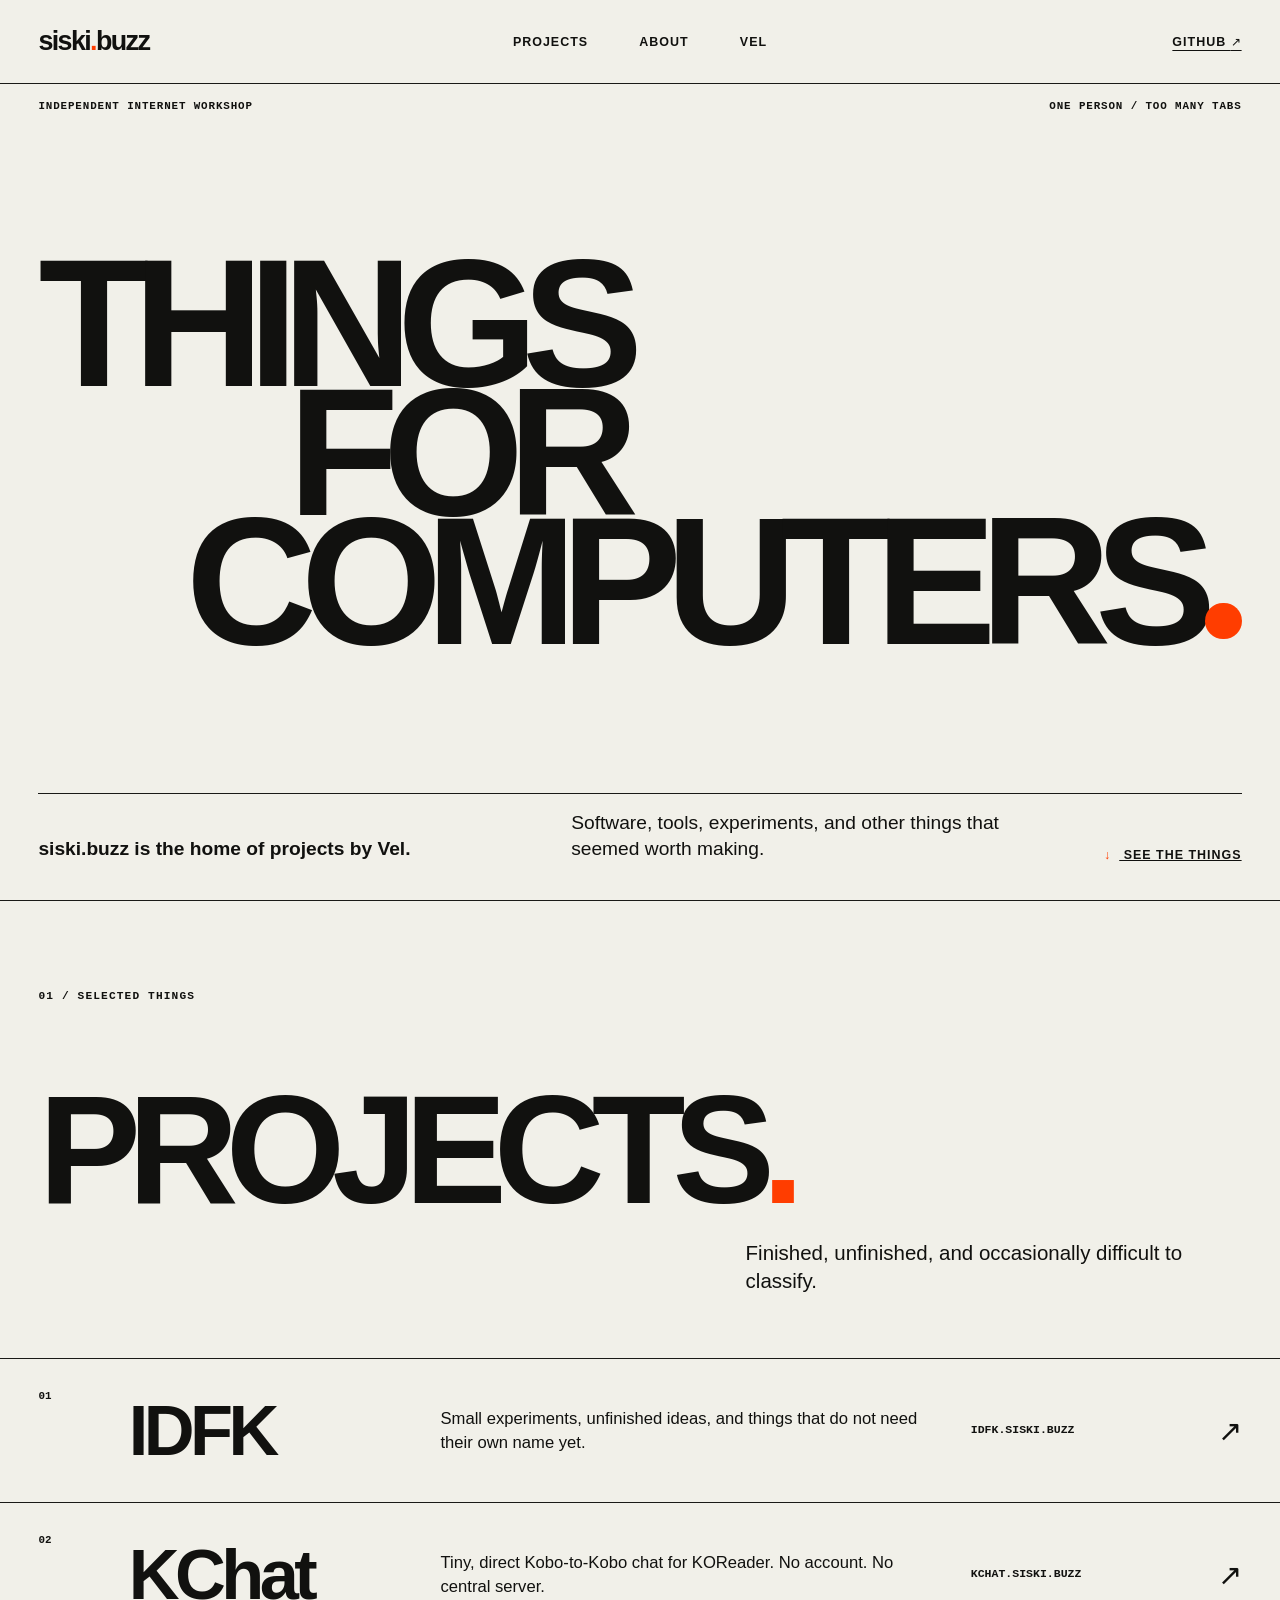
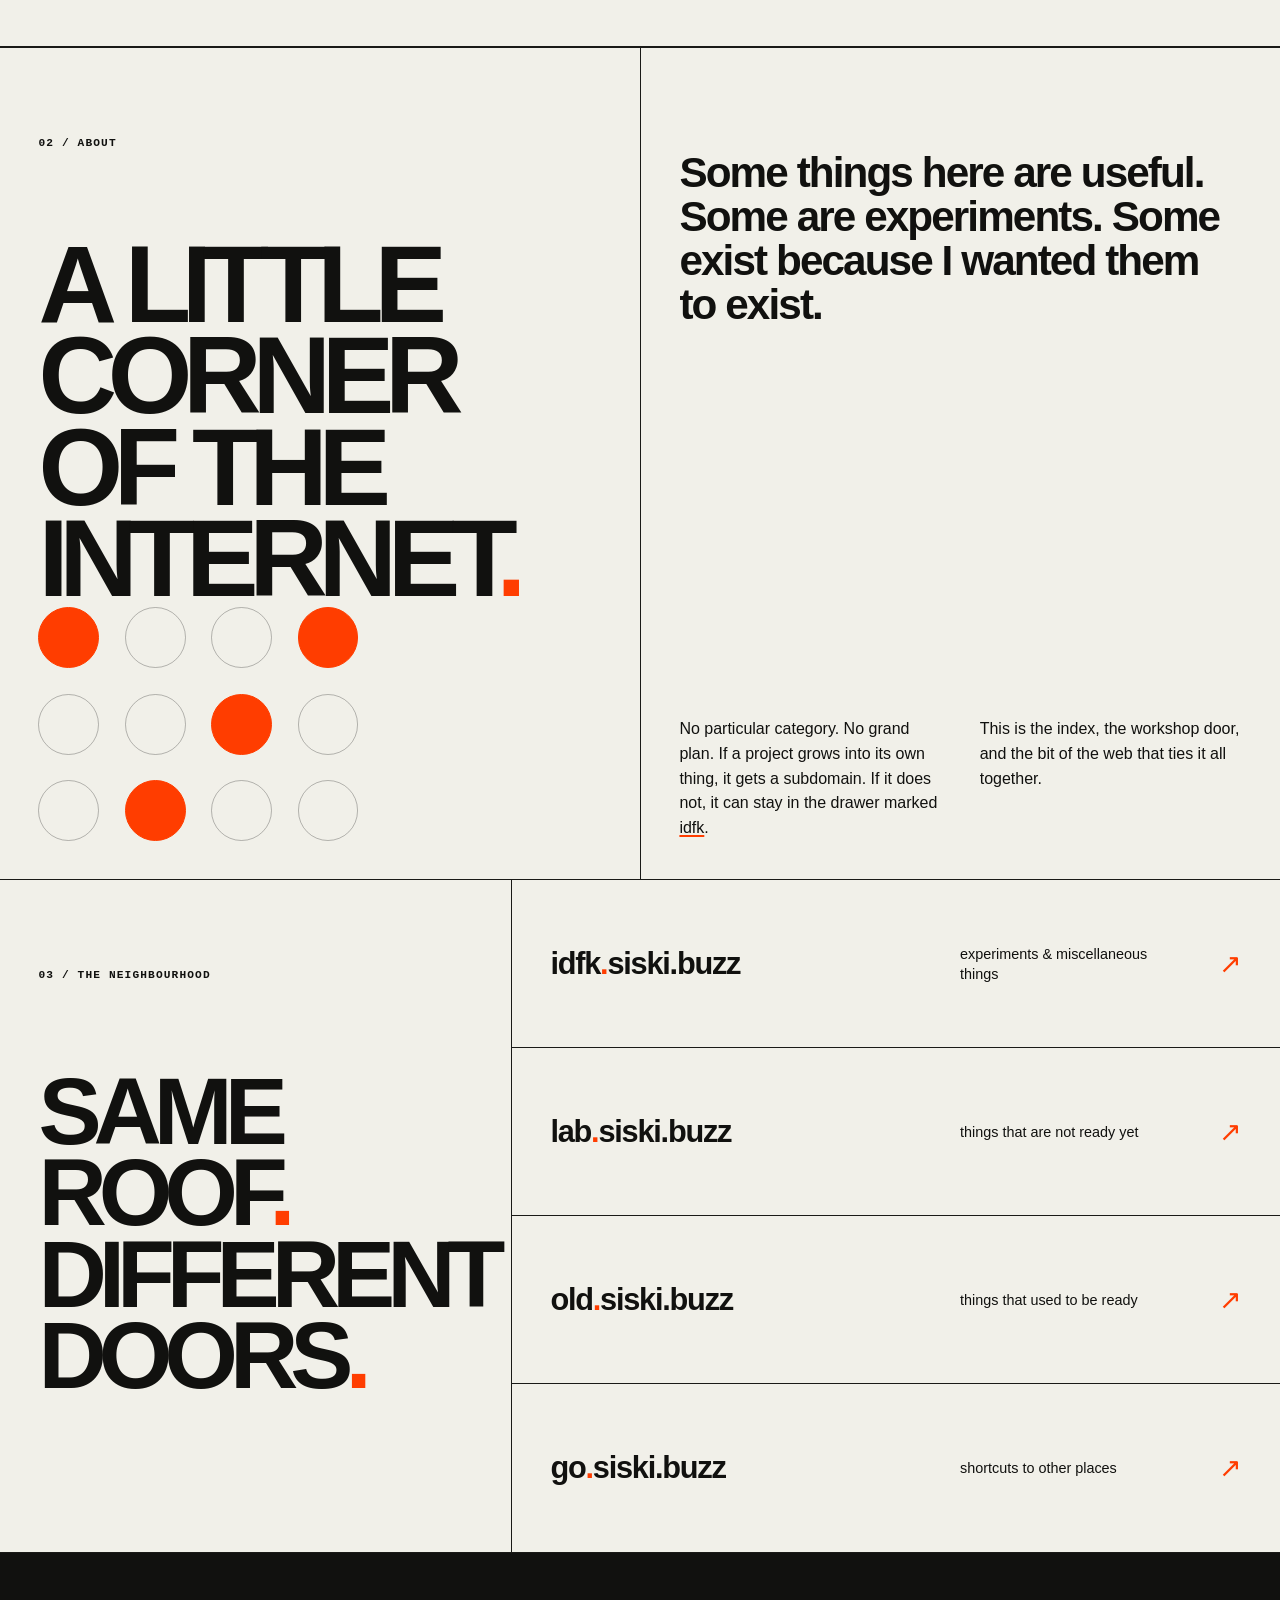
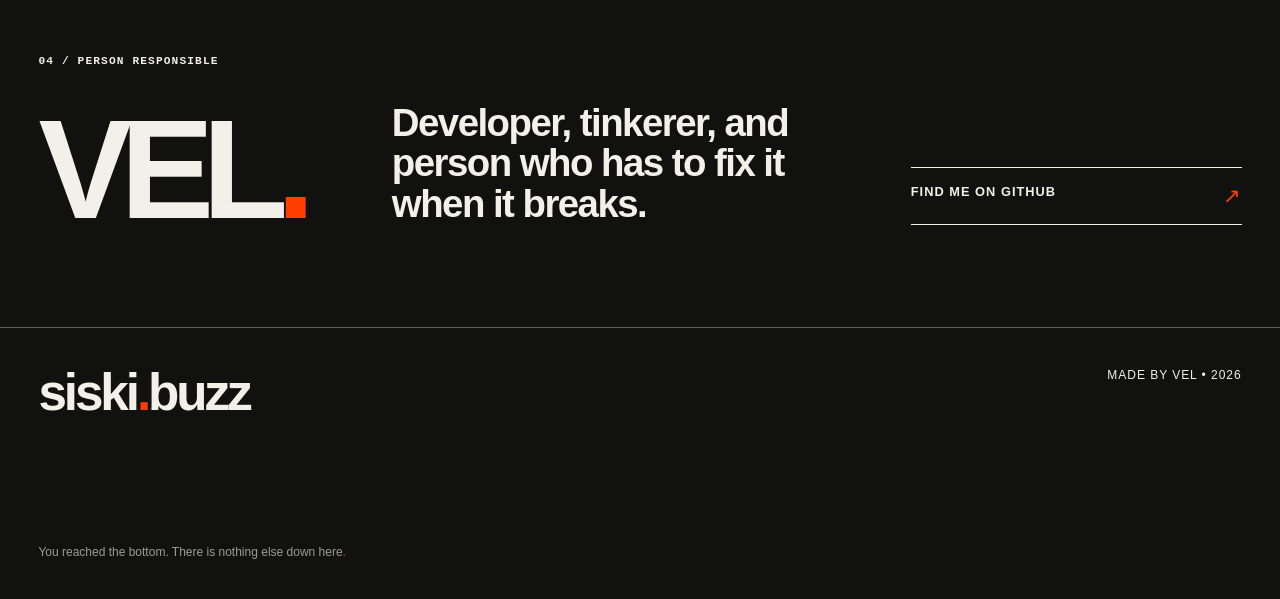
<file: index.html>
<!doctype html>
<html lang="en">
  <head>
    <meta charset="utf-8">
    <meta name="viewport" content="width=device-width, initial-scale=1">
    <meta name="theme-color" content="#f1f0e9">
    <meta name="color-scheme" content="light">
    <title>siski.buzz — Things for computers</title>
    <meta name="description" content="The home of projects by Vel: software, tools, experiments, and other things that seemed worth making.">
    <meta property="og:title" content="siski.buzz — Things for computers">
    <meta property="og:description" content="Software, tools, experiments, and other things by Vel.">
    <meta property="og:type" content="website">
    <meta property="og:url" content="https://siski.buzz/">
    <meta name="twitter:card" content="summary">
    <meta name="twitter:title" content="siski.buzz — Things for computers">
    <meta name="twitter:description" content="Software, tools, experiments, and other things by Vel.">
    <link rel="canonical" href="https://siski.buzz/">
    <link rel="icon" href="/favicon.svg" type="image/svg+xml">
    <link rel="stylesheet" href="/styles.css">
  </head>
  <body>
    <a class="skip-link" href="#main">Skip to the projects</a>

    <header class="site-header">
      <a class="wordmark" href="#top" aria-label="siski.buzz, home">siski<span>.</span>buzz</a>
      <nav aria-label="Primary navigation">
        <a href="#projects">Projects</a>
        <a href="#about">About</a>
        <a href="#vel">Vel</a>
      </nav>
      <a class="header-link" href="https://github.com/guywithapotato" rel="me">GitHub <span aria-hidden="true">↗</span></a>
    </header>

    <main id="main">
      <section class="hero" id="top" aria-labelledby="hero-title">
        <div class="hero-meta" aria-hidden="true">
          <span>Independent internet workshop</span>
          <span>One person / too many tabs</span>
        </div>
        <h1 id="hero-title">
          <span>Things</span>
          <span>for</span>
          <span>computers<i>.</i></span>
        </h1>
        <div class="hero-foot">
          <p>siski.buzz is the home of projects by Vel.</p>
          <p>Software, tools, experiments, and other things that seemed worth making.</p>
          <a href="#projects" aria-label="Scroll to projects"><span aria-hidden="true">↓</span> See the things</a>
        </div>
      </section>

      <section class="projects" id="projects" aria-labelledby="projects-title">
        <header class="section-head">
          <p class="kicker">01 / Selected things</p>
          <h2 id="projects-title">Projects<span>.</span></h2>
          <p>Finished, unfinished, and occasionally difficult to classify.</p>
        </header>

        <div class="project-list">
          <a class="project-row" href="https://idfk.siski.buzz">
            <span class="project-number">01</span>
            <span class="project-name">IDFK</span>
            <span class="project-description">Small experiments, unfinished ideas, and things that do not need their own name yet.</span>
            <span class="project-destination">idfk.siski.buzz</span>
            <span class="project-arrow" aria-hidden="true">↗</span>
          </a>

          <a class="project-row" href="https://kchat.siski.buzz">
            <span class="project-number">02</span>
            <span class="project-name">KChat</span>
            <span class="project-description">Tiny, direct Kobo-to-Kobo chat for KOReader. No account. No central server.</span>
            <span class="project-destination">kchat.siski.buzz</span>
            <span class="project-arrow" aria-hidden="true">↗</span>
          </a>
        </div>
      </section>

      <section class="about" id="about" aria-labelledby="about-title">
        <div class="section-head about-head">
          <p class="kicker">02 / About</p>
          <h2 id="about-title">A little corner<br>of the internet<span>.</span></h2>
        </div>
        <div class="about-copy">
          <p class="lead">Some things here are useful. Some are experiments. Some exist because I wanted them to exist.</p>
          <div class="body-copy">
            <p>No particular category. No grand plan. If a project grows into its own thing, it gets a subdomain. If it does not, it can stay in the drawer marked <a href="https://idfk.siski.buzz">idfk</a>.</p>
            <p>This is the index, the workshop door, and the bit of the web that ties it all together.</p>
          </div>
        </div>
        <div class="dot-field" aria-hidden="true">
          <span></span><span></span><span></span><span></span><span></span><span></span>
          <span></span><span></span><span></span><span></span><span></span><span></span>
        </div>
      </section>

      <section class="domains" aria-labelledby="domains-title">
        <header class="section-head domains-head">
          <p class="kicker">03 / The neighbourhood</p>
          <h2 id="domains-title">Same roof<span>.</span><br>Different doors<span>.</span></h2>
        </header>
        <div class="domain-list">
          <a href="https://idfk.siski.buzz">
            <span>idfk<span class="accent">.</span>siski.buzz</span>
            <small>experiments &amp; miscellaneous things</small>
            <b aria-hidden="true">↗</b>
          </a>
          <a href="https://lab.siski.buzz">
            <span>lab<span class="accent">.</span>siski.buzz</span>
            <small>things that are not ready yet</small>
            <b aria-hidden="true">↗</b>
          </a>
          <a href="https://old.siski.buzz">
            <span>old<span class="accent">.</span>siski.buzz</span>
            <small>things that used to be ready</small>
            <b aria-hidden="true">↗</b>
          </a>
          <a href="https://go.siski.buzz">
            <span>go<span class="accent">.</span>siski.buzz</span>
            <small>shortcuts to other places</small>
            <b aria-hidden="true">↗</b>
          </a>
        </div>
      </section>

      <section class="vel" id="vel" aria-labelledby="vel-title">
        <div>
          <p class="kicker">04 / Person responsible</p>
          <h2 id="vel-title">Vel<span>.</span></h2>
        </div>
        <p class="vel-intro">Developer, tinkerer, and person who has to fix it when it breaks.</p>
        <a class="big-link" href="https://github.com/guywithapotato" rel="me">
          <span>Find me on GitHub</span>
          <span aria-hidden="true">↗</span>
        </a>
      </section>
    </main>

    <footer class="site-footer">
      <a class="wordmark footer-mark" href="#top">siski<span>.</span>buzz</a>
      <p>Made by Vel <span aria-hidden="true">•</span> 2026</p>
      <p>You reached the bottom. There is nothing else down here<span class="accent">.</span></p>
    </footer>
  </body>
</html>
</file>
<file: styles.css>
:root {
  color-scheme: light;
  --paper: #f1f0e9;
  --ink: #11110f;
  --accent: #ff3d00;
  --line: #1a1a17;
  --soft-line: rgba(17, 17, 15, 0.28);
  --pad: clamp(1.15rem, 3vw, 3rem);
  --display: "Arial Narrow", "Helvetica Neue", Arial, sans-serif;
  --sans: "Helvetica Neue", Helvetica, Arial, sans-serif;
  font-family: var(--sans);
  font-synthesis: none;
}

* { box-sizing: border-box; }
html { scroll-behavior: smooth; background: var(--paper); }
body { margin: 0; color: var(--ink); background: var(--paper); }
a { color: inherit; }
::selection { color: var(--paper); background: var(--accent); }

.skip-link {
  position: fixed;
  z-index: 100;
  top: 0;
  left: var(--pad);
  padding: 0.8rem 1rem;
  color: var(--paper);
  background: var(--ink);
  transform: translateY(-120%);
}
.skip-link:focus { transform: translateY(0); }

.site-header {
  position: relative;
  z-index: 10;
  min-height: 5.25rem;
  display: grid;
  grid-template-columns: 1fr auto 1fr;
  align-items: center;
  gap: 2rem;
  padding: 0 var(--pad);
  border-bottom: 1px solid var(--line);
}
.wordmark {
  width: max-content;
  font: 800 clamp(1.3rem, 2.1vw, 1.8rem)/1 var(--display);
  letter-spacing: -0.06em;
  text-decoration: none;
}
.wordmark span,
.section-head h2 span,
.vel h2 span,
.accent { color: var(--accent); }
.site-header nav { display: flex; gap: clamp(1.4rem, 4vw, 4rem); }
.site-header nav a,
.header-link {
  font-size: 0.78rem;
  font-weight: 700;
  letter-spacing: 0.08em;
  text-transform: uppercase;
  text-underline-offset: 0.3em;
  text-decoration-thickness: 1px;
}
.site-header nav a { text-decoration: none; }
.site-header nav a:hover { text-decoration: underline; }
.header-link { justify-self: end; }

.hero {
  min-height: calc(100svh - 5.25rem);
  display: grid;
  grid-template-rows: auto 1fr auto;
  padding: 1rem var(--pad) var(--pad);
  overflow: hidden;
}
.hero-meta {
  display: flex;
  justify-content: space-between;
  gap: 1rem;
  font: 700 0.68rem/1.2 ui-monospace, SFMono-Regular, Consolas, monospace;
  letter-spacing: 0.08em;
  text-transform: uppercase;
}
.hero h1 {
  align-self: center;
  margin: 2vw 0;
  font: 900 clamp(5rem, 14.2vw, 14.5rem)/0.71 var(--display);
  letter-spacing: -0.09em;
  text-transform: uppercase;
}
.hero h1 span { display: block; white-space: nowrap; }
.hero h1 span:nth-child(2) { padding-left: 19.5vw; }
.hero h1 span:nth-child(3) { text-align: right; }
.hero h1 i {
  display: inline-block;
  width: 0.2em;
  height: 0.2em;
  margin-left: 0.03em;
  overflow: hidden;
  color: transparent;
  background: var(--accent);
  border-radius: 50%;
  vertical-align: 0.03em;
}
.hero-foot {
  display: grid;
  grid-template-columns: 1fr 1fr auto;
  align-items: end;
  gap: clamp(1.5rem, 5vw, 6rem);
  border-top: 1px solid var(--line);
  padding-top: 1rem;
}
.hero-foot p { max-width: 32rem; margin: 0; font-size: clamp(1rem, 1.5vw, 1.25rem); line-height: 1.35; }
.hero-foot p:first-child { font-weight: 700; }
.hero-foot a { font-size: 0.78rem; font-weight: 800; letter-spacing: 0.08em; text-transform: uppercase; white-space: nowrap; }
.hero-foot a span { display: inline-block; margin-right: 0.5rem; color: var(--accent); }

.projects,
.about,
.domains,
.vel { border-top: 1px solid var(--line); }
.section-head { padding: clamp(3.5rem, 7vw, 7rem) var(--pad) clamp(2.5rem, 5vw, 5rem); }
.section-head h2,
.vel h2 {
  margin: 0;
  font: 900 clamp(4.5rem, 12vw, 12rem)/0.78 var(--display);
  letter-spacing: -0.085em;
  text-transform: uppercase;
}
.section-head > p:last-child { max-width: 31rem; margin: 1.75rem 0 0 auto; font-size: clamp(1.05rem, 1.6vw, 1.4rem); line-height: 1.35; }
.kicker { margin: 0 0 clamp(2.5rem, 7vw, 7rem); font: 700 0.7rem/1 ui-monospace, SFMono-Regular, Consolas, monospace; letter-spacing: 0.1em; text-transform: uppercase; }

.project-list { border-top: 1px solid var(--line); }
.project-row {
  min-height: 9rem;
  display: grid;
  grid-template-columns: 3.25rem minmax(12rem, 0.75fr) minmax(16rem, 1.35fr) minmax(8rem, 0.55fr) 2rem;
  align-items: center;
  gap: clamp(1rem, 3vw, 3rem);
  padding: 1.5rem var(--pad);
  border-bottom: 1px solid var(--line);
  text-decoration: none;
  transition: color 160ms ease, background-color 160ms ease;
}
.project-number { align-self: start; padding-top: 0.45rem; font: 700 0.68rem/1 ui-monospace, SFMono-Regular, Consolas, monospace; }
.project-name { font: 900 clamp(2.5rem, 5.5vw, 5.8rem)/0.9 var(--display); letter-spacing: -0.065em; }
.project-description { max-width: 34rem; font-size: clamp(1rem, 1.3vw, 1.2rem); line-height: 1.42; }
.project-destination { font: 700 0.72rem/1.3 ui-monospace, SFMono-Regular, Consolas, monospace; text-transform: uppercase; }
.project-arrow { justify-self: end; font-size: 1.8rem; transition: transform 160ms ease; }
.project-row:hover,
.project-row:focus-visible { color: var(--paper); background: var(--accent); outline: 0; }
.project-row:hover .project-arrow,
.project-row:focus-visible .project-arrow { transform: translate(0.2rem, -0.2rem); }

.about {
  position: relative;
  min-height: 52rem;
  display: grid;
  grid-template-columns: 1fr 1fr;
  overflow: hidden;
}
.about-head { padding-right: clamp(2rem, 7vw, 7rem); }
.about-head h2 { font-size: clamp(4rem, 8.5vw, 9rem); line-height: 0.84; }
.about-copy {
  display: grid;
  grid-template-rows: 1fr auto;
  gap: 4rem;
  padding: clamp(4rem, 8vw, 8rem) var(--pad) var(--pad);
  border-left: 1px solid var(--line);
}
.about-copy .lead { max-width: 40rem; margin: 0; font-size: clamp(1.8rem, 3.3vw, 3.7rem); font-weight: 650; line-height: 1.04; letter-spacing: -0.045em; }
.body-copy { max-width: 40rem; display: grid; grid-template-columns: 1fr 1fr; gap: clamp(1.5rem, 3vw, 3rem); }
.body-copy p { margin: 0; font-size: 1rem; line-height: 1.55; }
.body-copy a { text-decoration-color: var(--accent); text-decoration-thickness: 0.15em; text-underline-offset: 0.15em; }
.dot-field {
  position: absolute;
  left: var(--pad);
  bottom: var(--pad);
  width: min(25vw, 23rem);
  display: grid;
  grid-template-columns: repeat(4, 1fr);
  gap: clamp(0.7rem, 2vw, 2rem);
}
.dot-field span { aspect-ratio: 1; border: 1px solid var(--soft-line); border-radius: 50%; }
.dot-field span:nth-child(3n + 1) { background: var(--accent); border-color: var(--accent); }

.domains { display: grid; grid-template-columns: minmax(22rem, 0.8fr) 1.2fr; }
.domains-head { border-right: 1px solid var(--line); }
.domains-head h2 { font-size: clamp(3.8rem, 7.4vw, 8rem); line-height: 0.86; }
.domain-list > * {
  min-height: 10.5rem;
  display: grid;
  grid-template-columns: 1fr minmax(12rem, 0.6fr) auto;
  align-items: center;
  gap: 2rem;
  padding: 2rem var(--pad);
  border-bottom: 1px solid var(--line);
  text-decoration: none;
}
.domain-list > *:last-child { border-bottom: 0; }
.domain-list > a { transition: color 160ms ease, background-color 160ms ease; }
.domain-list > a:hover,
.domain-list > a:focus-visible { color: var(--paper); background: var(--ink); outline: 0; }
.domain-list > * > span { font-size: clamp(1.4rem, 2.4vw, 2.6rem); font-weight: 750; letter-spacing: -0.04em; }
.domain-list small { font-size: 0.9rem; line-height: 1.4; }
.domain-list b { color: var(--accent); font-size: 1.7rem; }

.vel { display: grid; grid-template-columns: 0.7fr 1.1fr 0.8fr; gap: 4rem; align-items: end; padding: clamp(4rem, 8vw, 8rem) var(--pad); background: var(--ink); color: var(--paper); }
.vel .kicker { margin-bottom: 3rem; }
.vel h2 { font-size: clamp(5rem, 11vw, 11rem); }
.vel-intro { max-width: 38rem; margin: 0; font-size: clamp(1.7rem, 3vw, 3.4rem); font-weight: 650; line-height: 1.06; letter-spacing: -0.04em; }
.big-link { display: flex; justify-content: space-between; gap: 2rem; padding: 1rem 0; border-top: 1px solid currentColor; border-bottom: 1px solid currentColor; font-size: 0.8rem; font-weight: 800; letter-spacing: 0.08em; text-transform: uppercase; text-decoration: none; }
.big-link span:last-child { color: var(--accent); font-size: 1.3rem; transition: transform 160ms ease; }
.big-link:hover span:last-child { transform: translate(0.2rem, -0.2rem); }

.site-footer {
  min-height: 17rem;
  display: grid;
  grid-template-columns: 1fr auto;
  align-content: space-between;
  gap: 2rem;
  padding: var(--pad);
  color: var(--paper);
  background: var(--ink);
  border-top: 1px solid rgba(241, 240, 233, 0.35);
}
.footer-mark { color: var(--paper); font-size: clamp(2rem, 4vw, 4rem); }
.site-footer p { margin: 0; font-size: 0.75rem; line-height: 1.4; }
.site-footer p:nth-child(2) { justify-self: end; text-transform: uppercase; letter-spacing: 0.08em; }
.site-footer p:last-child { grid-column: 1 / -1; color: rgba(241, 240, 233, 0.62); }

:focus-visible { outline: 3px solid var(--accent); outline-offset: 4px; }

@media (max-width: 900px) {
  .site-header { grid-template-columns: 1fr auto; }
  .site-header nav { display: none; }
  .hero { min-height: calc(100svh - 5.25rem); }
  .hero h1 { font-size: clamp(4.5rem, 17.5vw, 10rem); }
  .hero h1 span:nth-child(2) { padding-left: 8vw; }
  .hero-foot { grid-template-columns: 1fr 1fr; }
  .hero-foot a { grid-column: 1 / -1; }
  .project-row { grid-template-columns: 2.5rem 1fr auto; gap: 1rem; }
  .project-description { grid-column: 2 / -1; }
  .project-destination { grid-column: 2; }
  .project-arrow { grid-column: 3; grid-row: 1; }
  .about { min-height: 0; grid-template-columns: 1fr; }
  .about-copy { min-height: 34rem; border-top: 1px solid var(--line); border-left: 0; }
  .dot-field { position: static; width: auto; grid-template-columns: repeat(12, 1fr); gap: 1rem; padding: 0 var(--pad) var(--pad); }
  .domains { grid-template-columns: minmax(0, 1fr); }
  .domains > *,
  .domain-list > * { min-width: 0; }
  .domains-head { border-right: 0; border-bottom: 1px solid var(--line); }
  .vel { grid-template-columns: 1fr 1fr; }
  .big-link { grid-column: 1 / -1; }
}

@media (max-width: 580px) {
  .site-header { min-height: 4.5rem; }
  .header-link { font-size: 0; }
  .header-link span { font-size: 1.1rem; }
  .hero { min-height: calc(100svh - 4.5rem); padding-top: 0.75rem; }
  .hero-meta span:last-child { display: none; }
  .hero h1 { font-size: clamp(3.35rem, 14.5vw, 5.8rem); line-height: 0.78; }
  .hero h1 span:nth-child(2) { padding-left: 4vw; }
  .hero-foot { grid-template-columns: 1fr; gap: 1rem; }
  .hero-foot a { grid-column: auto; margin-top: 1rem; }
  .section-head { padding-top: 3rem; }
  .section-head h2 { font-size: clamp(3.25rem, 16vw, 4.5rem); }
  .kicker { margin-bottom: 2.5rem; }
  .project-row { min-height: 0; padding-top: 1.4rem; padding-bottom: 1.4rem; }
  .project-name { font-size: clamp(2.5rem, 13vw, 4rem); }
  .project-description { font-size: 0.95rem; }
  .about-head h2,
  .domains-head h2 { font-size: clamp(3.5rem, 17vw, 5.8rem); }
  .about-copy { min-height: 0; padding-top: 3rem; }
  .about-copy .lead { font-size: 2rem; }
  .body-copy { grid-template-columns: 1fr; }
  .dot-field { grid-template-columns: repeat(6, 1fr); }
  .domain-list > * { min-height: 8.5rem; grid-template-columns: 1fr auto; gap: 0.7rem; }
  .domain-list > * > span { overflow-wrap: anywhere; }
  .domain-list small { grid-column: 1; }
  .domain-list b { grid-column: 2; grid-row: 1 / 3; }
  .vel { grid-template-columns: 1fr; gap: 2.5rem; }
  .vel h2 { font-size: 6rem; }
  .vel-intro { font-size: 2rem; }
  .big-link { grid-column: auto; }
  .site-footer { grid-template-columns: 1fr; }
  .site-footer p:nth-child(2) { justify-self: start; }
}

@media (prefers-reduced-motion: reduce) {
  html { scroll-behavior: auto; }
  *, *::before, *::after { transition-duration: 0.01ms !important; }
}
</file>
